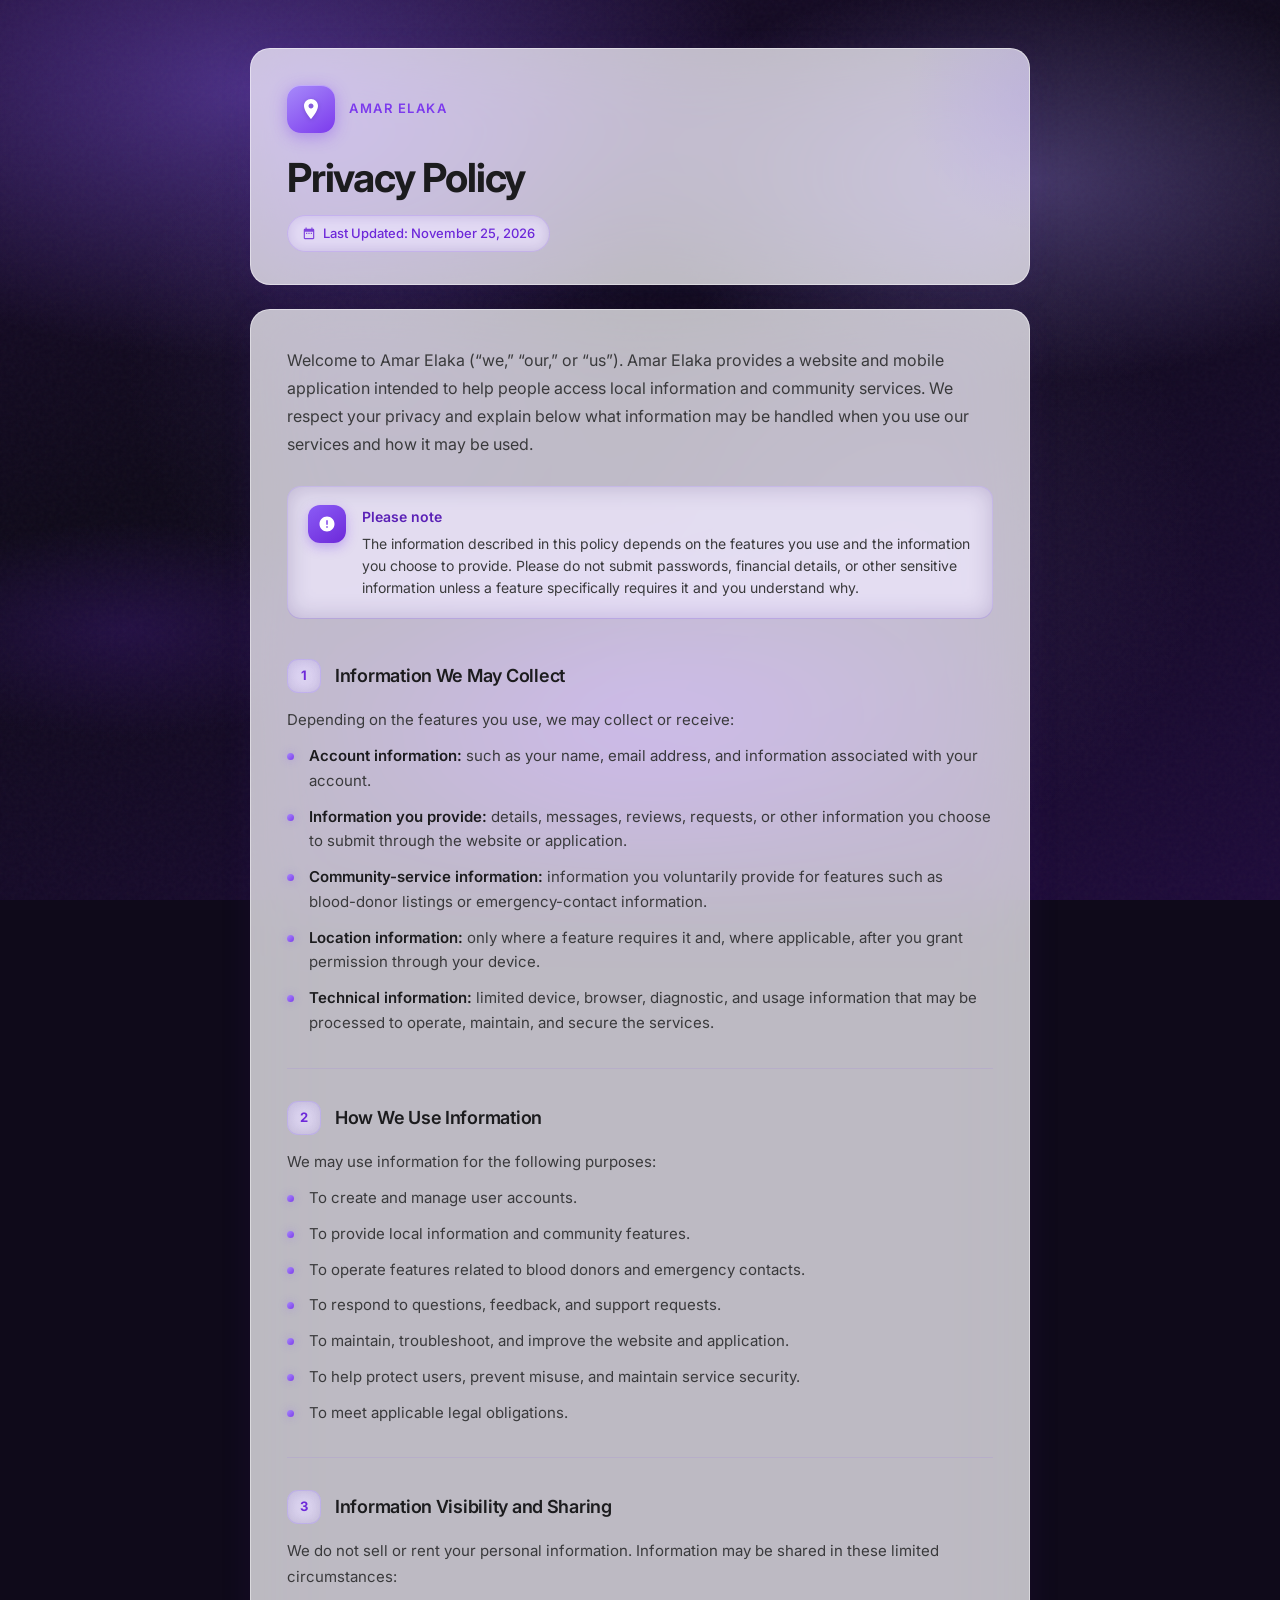
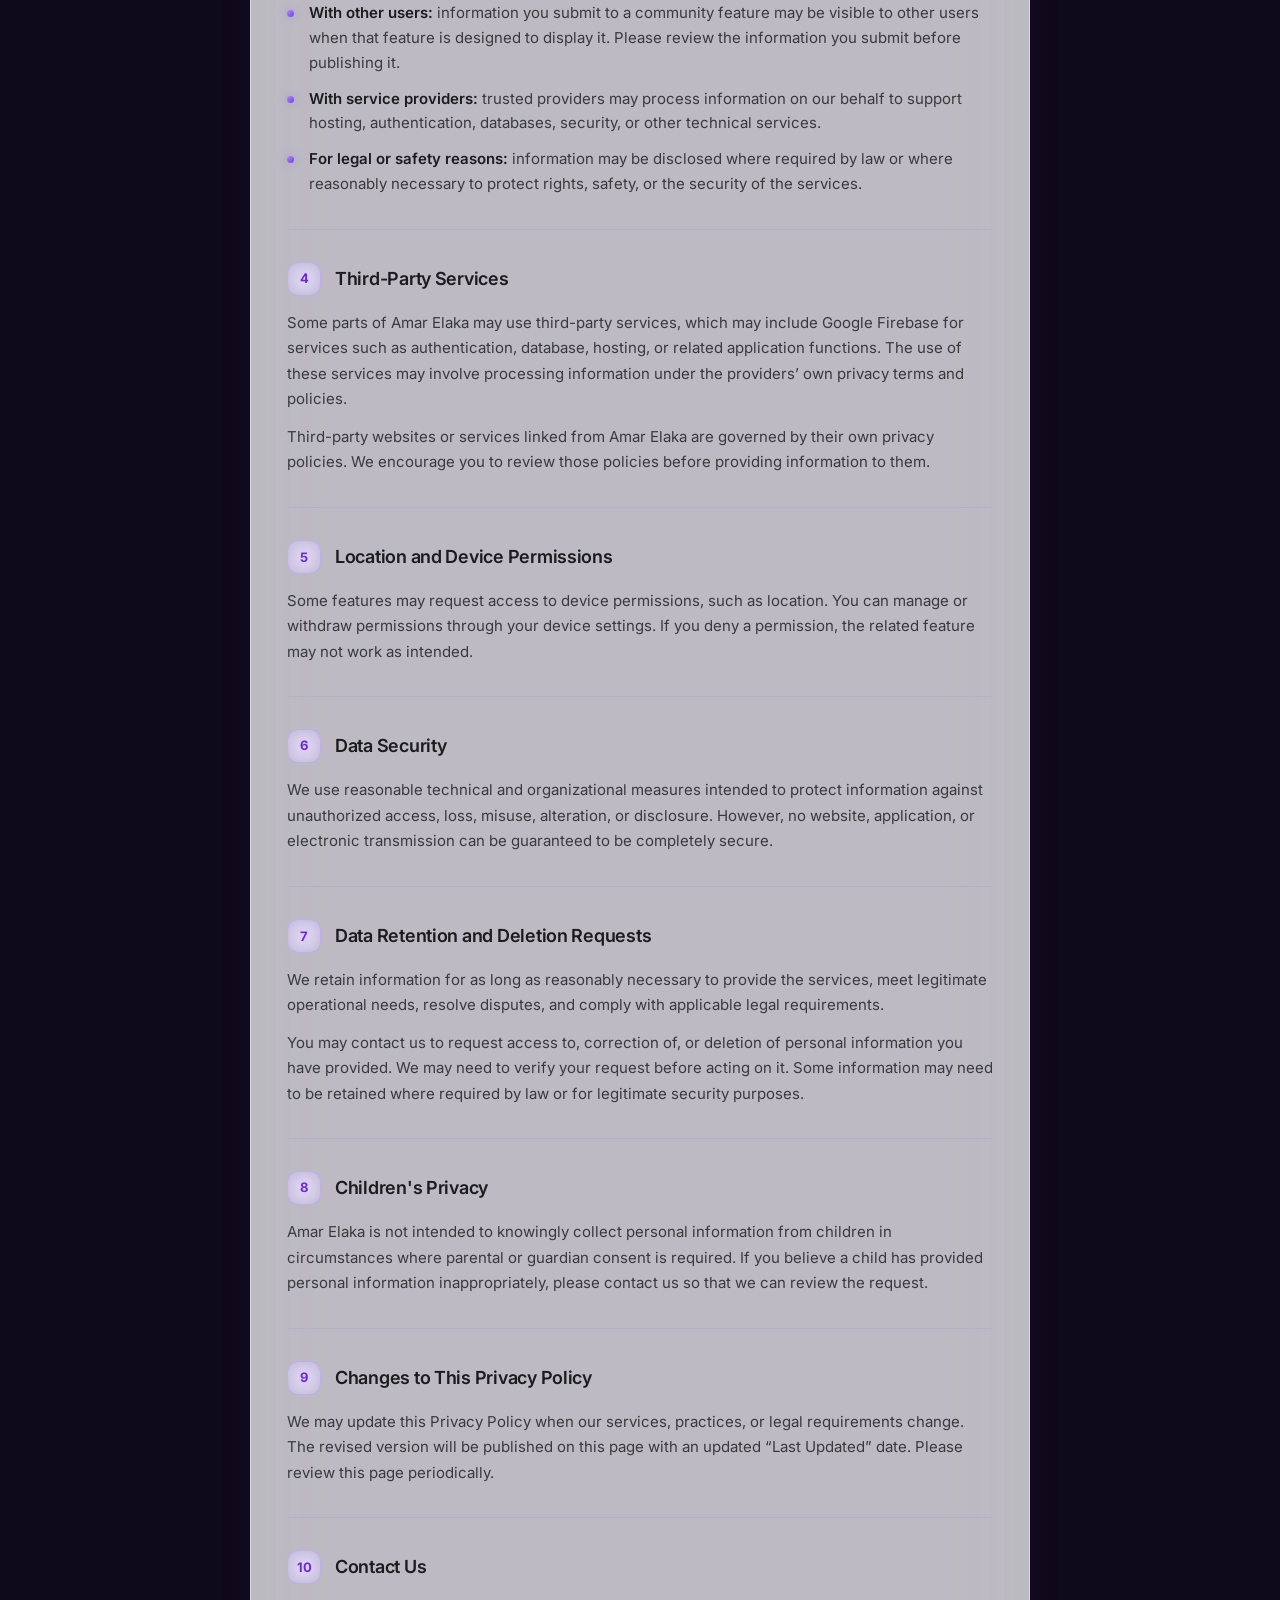
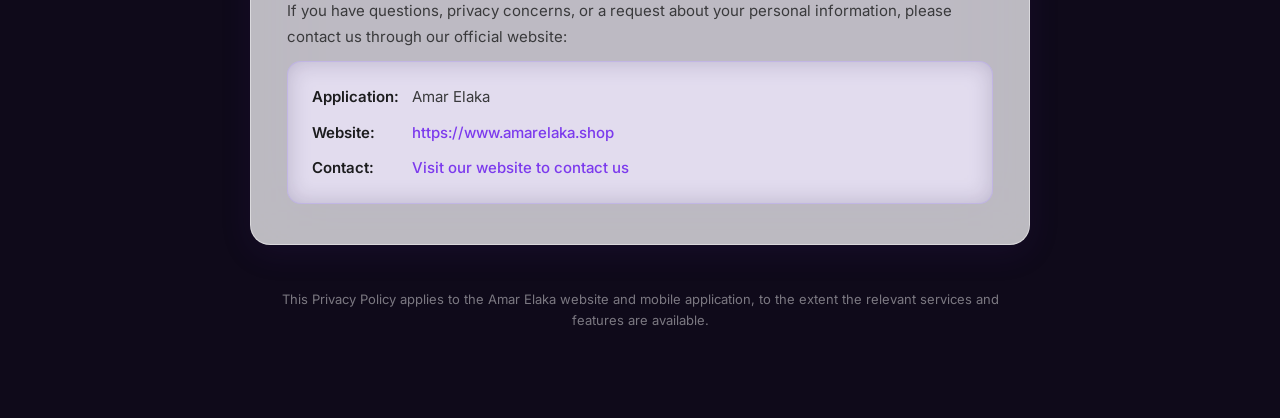
<file: privacy-policy.html>
<!DOCTYPE html>
<html lang="en">
<head>
  <meta charset="UTF-8">
  <meta name="viewport" content="width=device-width, initial-scale=1.0">
  <meta name="description" content="Privacy Policy for the Amar Elaka website and mobile application.">
  <meta name="robots" content="index, follow">
  <title>Privacy Policy | Amar Elaka</title>
  <link rel="preconnect" href="https://fonts.googleapis.com">
  <link rel="preconnect" href="https://fonts.gstatic.com" crossorigin>
  <link href="https://fonts.googleapis.com/css2?family=Inter:wght@400;500;600;700&display=swap" rel="stylesheet">
  <style>
    :root {
      --violet-50: #f5f3ff;
      --violet-100: #ede9fe;
      --violet-200: #ddd6fe;
      --violet-300: #c4b5fd;
      --violet-400: #a78bfa;
      --violet-500: #8b5cf6;
      --violet-600: #7c3aed;
      --violet-700: #6d28d9;
      --violet-800: #5b21b6;
      --violet-900: #4c1d95;

      --text-primary: #1c1c1e;
      --text-secondary: #3a3a3c;
      --text-muted: #6e6e73;

      --glass-bg: rgba(255, 255, 255, 0.55);
      --glass-bg-strong: rgba(255, 255, 255, 0.72);
      --glass-border: rgba(255, 255, 255, 0.45);
      --glass-shadow: 0 8px 32px rgba(76, 29, 149, 0.12);
      --glass-shadow-lg: 0 20px 60px rgba(76, 29, 149, 0.18);

      --radius: 20px;
      --radius-sm: 14px;
    }

    * {
      box-sizing: border-box;
      margin: 0;
      padding: 0;
    }

    html {
      scroll-behavior: smooth;
    }

    body {
      font-family: 'Inter', -apple-system, BlinkMacSystemFont, 'SF Pro Display', 'Segoe UI', Roboto, sans-serif;
      color: var(--text-primary);
      line-height: 1.65;
      -webkit-font-smoothing: antialiased;
      -moz-osx-font-smoothing: grayscale;
      min-height: 100vh;
      overflow-x: hidden;
      background: #0f0a1a;
    }

    /* Animated gradient background */
    .bg {
      position: fixed;
      inset: 0;
      z-index: 0;
      background:
        radial-gradient(ellipse 80% 60% at 20% 10%, rgba(139, 92, 246, 0.45) 0%, transparent 50%),
        radial-gradient(ellipse 70% 50% at 80% 20%, rgba(167, 139, 250, 0.35) 0%, transparent 45%),
        radial-gradient(ellipse 60% 40% at 50% 80%, rgba(109, 40, 217, 0.4) 0%, transparent 50%),
        radial-gradient(ellipse 50% 30% at 10% 70%, rgba(76, 29, 149, 0.3) 0%, transparent 40%),
        linear-gradient(160deg, #1a0b2e 0%, #0f0a1a 40%, #1e0b3a 100%);
    }

    .bg::before {
      content: '';
      position: absolute;
      inset: 0;
      background:
        radial-gradient(circle at 70% 60%, rgba(196, 181, 253, 0.08) 0%, transparent 30%),
        radial-gradient(circle at 30% 40%, rgba(139, 92, 246, 0.1) 0%, transparent 25%);
      animation: floatGlow 18s ease-in-out infinite alternate;
    }

    @keyframes floatGlow {
      0% { opacity: 0.7; transform: scale(1) translate(0, 0); }
      100% { opacity: 1; transform: scale(1.05) translate(-2%, 2%); }
    }

    .noise {
      position: fixed;
      inset: 0;
      z-index: 1;
      opacity: 0.035;
      pointer-events: none;
      background-image: url("data:image/svg+xml,%3Csvg viewBox='0 0 256 256' xmlns='http://www.w3.org/2000/svg'%3E%3Cfilter id='n'%3E%3CfeTurbulence type='fractalNoise' baseFrequency='0.85' numOctaves='4' stitchTiles='stitch'/%3E%3C/filter%3E%3Crect width='100%25' height='100%25' filter='url(%23n)'/%3E%3C/svg%3E");
    }

    .page {
      position: relative;
      z-index: 2;
      min-height: 100vh;
      padding: 48px 20px 72px;
    }

    .container {
      width: 100%;
      max-width: 780px;
      margin: 0 auto;
    }

    /* Glass card */
    .glass {
      background: var(--glass-bg);
      backdrop-filter: blur(28px) saturate(180%);
      -webkit-backdrop-filter: blur(28px) saturate(180%);
      border: 1px solid var(--glass-border);
      border-radius: var(--radius);
      box-shadow: var(--glass-shadow);
    }

    .glass-strong {
      background: var(--glass-bg-strong);
      backdrop-filter: blur(40px) saturate(200%);
      -webkit-backdrop-filter: blur(40px) saturate(200%);
    }

    /* Header */
    .header {
      padding: 36px 36px 32px;
      margin-bottom: 24px;
      position: relative;
      overflow: hidden;
    }

    .header::after {
      content: '';
      position: absolute;
      top: -40%;
      right: -20%;
      width: 280px;
      height: 280px;
      background: radial-gradient(circle, rgba(167, 139, 250, 0.25) 0%, transparent 70%);
      pointer-events: none;
    }

    .brand-row {
      display: flex;
      align-items: center;
      gap: 14px;
      margin-bottom: 22px;
    }

    .brand-icon {
      width: 48px;
      height: 48px;
      border-radius: 14px;
      background: linear-gradient(145deg, var(--violet-400), var(--violet-600));
      display: flex;
      align-items: center;
      justify-content: center;
      box-shadow:
        0 4px 16px rgba(124, 58, 237, 0.4),
        inset 0 1px 0 rgba(255, 255, 255, 0.35);
    }

    .brand-icon svg {
      width: 24px;
      height: 24px;
      fill: white;
      filter: drop-shadow(0 1px 2px rgba(0,0,0,0.15));
    }

    .brand-text {
      font-size: 13px;
      font-weight: 600;
      letter-spacing: 0.12em;
      text-transform: uppercase;
      color: var(--violet-600);
    }

    h1 {
      font-size: clamp(30px, 5.5vw, 40px);
      font-weight: 700;
      letter-spacing: -0.03em;
      line-height: 1.15;
      color: var(--text-primary);
      margin-bottom: 14px;
    }

    .badge {
      display: inline-flex;
      align-items: center;
      gap: 7px;
      padding: 7px 14px;
      border-radius: 100px;
      background: rgba(139, 92, 246, 0.12);
      border: 1px solid rgba(139, 92, 246, 0.2);
      color: var(--violet-700);
      font-size: 13px;
      font-weight: 500;
      backdrop-filter: blur(8px);
    }

    .badge svg {
      width: 14px;
      height: 14px;
      opacity: 0.85;
    }

    /* Content card */
    .content {
      padding: 36px 36px 40px;
    }

    .intro {
      font-size: 16px;
      color: var(--text-secondary);
      line-height: 1.75;
      margin-bottom: 28px;
    }

    /* Note */
    .note {
      display: flex;
      gap: 16px;
      padding: 18px 20px;
      margin-bottom: 40px;
      border-radius: var(--radius-sm);
      background: rgba(139, 92, 246, 0.1);
      border: 1px solid rgba(167, 139, 250, 0.25);
      backdrop-filter: blur(12px);
    }

    .note-icon {
      flex-shrink: 0;
      width: 38px;
      height: 38px;
      border-radius: 12px;
      background: linear-gradient(145deg, var(--violet-500), var(--violet-700));
      display: flex;
      align-items: center;
      justify-content: center;
      box-shadow: 0 4px 12px rgba(124, 58, 237, 0.35);
    }

    .note-icon svg {
      width: 18px;
      height: 18px;
      fill: white;
    }

    .note-content strong {
      display: block;
      font-size: 14px;
      font-weight: 600;
      color: var(--violet-800);
      margin-bottom: 4px;
    }

    .note-content p {
      font-size: 14px;
      color: var(--text-secondary);
      line-height: 1.6;
      margin: 0;
    }

    /* Sections */
    .section {
      margin-bottom: 32px;
      padding-bottom: 32px;
      border-bottom: 1px solid rgba(139, 92, 246, 0.12);
    }

    .section:last-of-type {
      margin-bottom: 0;
      padding-bottom: 0;
      border-bottom: none;
    }

    .section-header {
      display: flex;
      align-items: flex-start;
      gap: 14px;
      margin-bottom: 14px;
    }

    .section-number {
      flex-shrink: 0;
      width: 34px;
      height: 34px;
      border-radius: 11px;
      background: linear-gradient(145deg, rgba(167, 139, 250, 0.25), rgba(139, 92, 246, 0.15));
      border: 1px solid rgba(167, 139, 250, 0.3);
      color: var(--violet-700);
      font-size: 13px;
      font-weight: 700;
      display: flex;
      align-items: center;
      justify-content: center;
      backdrop-filter: blur(8px);
    }

    h2 {
      font-size: 18px;
      font-weight: 600;
      color: var(--text-primary);
      line-height: 1.35;
      padding-top: 5px;
      letter-spacing: -0.015em;
    }

    .section p {
      font-size: 15px;
      color: var(--text-secondary);
      margin-bottom: 12px;
      line-height: 1.7;
    }

    .section p:last-child {
      margin-bottom: 0;
    }

    ul {
      list-style: none;
      padding: 0;
      margin: 0;
    }

    li {
      position: relative;
      padding-left: 22px;
      margin-bottom: 11px;
      font-size: 15px;
      color: var(--text-secondary);
      line-height: 1.65;
    }

    li:last-child {
      margin-bottom: 0;
    }

    li::before {
      content: '';
      position: absolute;
      left: 0;
      top: 9px;
      width: 7px;
      height: 7px;
      border-radius: 50%;
      background: linear-gradient(135deg, var(--violet-400), var(--violet-600));
      box-shadow: 0 0 8px rgba(139, 92, 246, 0.4);
    }

    li strong {
      color: var(--text-primary);
      font-weight: 600;
    }

    a {
      color: var(--violet-600);
      text-decoration: none;
      font-weight: 500;
      border-bottom: 1px solid transparent;
      transition: all 0.2s ease;
    }

    a:hover {
      color: var(--violet-800);
      border-bottom-color: var(--violet-400);
    }

    /* Contact box */
    .contact-box {
      margin-top: 12px;
      padding: 22px 24px;
      border-radius: var(--radius-sm);
      background: rgba(139, 92, 246, 0.1);
      border: 1px solid rgba(167, 139, 250, 0.28);
      backdrop-filter: blur(12px);
    }

    .contact-box p {
      margin-bottom: 10px;
      font-size: 15px;
    }

    .contact-box p:last-child {
      margin-bottom: 0;
    }

    .contact-label {
      font-weight: 600;
      color: var(--text-primary);
      min-width: 96px;
      display: inline-block;
    }

    /* Footer */
    .footer {
      margin-top: 28px;
      text-align: center;
      padding: 16px;
    }

    .footer p {
      font-size: 13px;
      color: rgba(255, 255, 255, 0.45);
      line-height: 1.6;
    }

    /* Responsive */
    @media (max-width: 640px) {
      .page {
        padding: 28px 14px 48px;
      }

      .header {
        padding: 28px 22px 24px;
        border-radius: 18px;
      }

      .content {
        padding: 28px 22px 32px;
        border-radius: 18px;
      }

      .note {
        flex-direction: column;
        gap: 12px;
        padding: 16px;
      }

      .section-header {
        gap: 12px;
      }

      h1 {
        font-size: 28px;
      }

      h2 {
        font-size: 17px;
      }

      .contact-box {
        padding: 18px;
      }

      .contact-label {
        display: block;
        margin-bottom: 2px;
      }

      .brand-icon {
        width: 42px;
        height: 42px;
        border-radius: 12px;
      }
    }

    @media (hover: hover) {
      .glass {
        transition: box-shadow 0.35s ease, border-color 0.35s ease;
      }
      .glass:hover {
        box-shadow: var(--glass-shadow-lg);
        border-color: rgba(255, 255, 255, 0.55);
      }
    }
  </style>
</head>
<body>
  <div class="bg"></div>
  <div class="noise"></div>

  <div class="page">
    <div class="container">

      <!-- Header -->
      <header class="header glass glass-strong">
        <div class="brand-row">
          <div class="brand-icon">
            <svg viewBox="0 0 24 24" xmlns="http://www.w3.org/2000/svg">
              <path d="M12 2C8.13 2 5 5.13 5 9c0 5.25 7 13 7 13s7-7.75 7-13c0-3.87-3.13-7-7-7zm0 9.5c-1.38 0-2.5-1.12-2.5-2.5s1.12-2.5 2.5-2.5 2.5 1.12 2.5 2.5-1.12 2.5-2.5 2.5z"/>
            </svg>
          </div>
          <span class="brand-text">Amar Elaka</span>
        </div>
        <h1>Privacy Policy</h1>
        <div class="badge">
          <svg viewBox="0 0 24 24" fill="currentColor">
            <path d="M19 3h-1V1h-2v2H8V1H6v2H5c-1.11 0-1.99.9-1.99 2L3 19c0 1.1.89 2 2 2h14c1.1 0 2-.9 2-2V5c0-1.1-.9-2-2-2zm0 16H5V8h14v11zM9 10H7v2h2v-2zm4 0h-2v2h2v-2zm4 0h-2v2h2v-2z"/>
          </svg>
          Last Updated: November 25, 2026
        </div>
      </header>

      <!-- Content -->
      <main class="content glass glass-strong">
        <p class="intro">
          Welcome to Amar Elaka (“we,” “our,” or “us”). Amar Elaka provides a website and mobile application intended to help people access local information and community services. We respect your privacy and explain below what information may be handled when you use our services and how it may be used.
        </p>

        <div class="note">
          <div class="note-icon">
            <svg viewBox="0 0 24 24" xmlns="http://www.w3.org/2000/svg">
              <path d="M12 2C6.48 2 2 6.48 2 12s4.48 10 10 10 10-4.48 10-10S17.52 2 12 2zm1 15h-2v-2h2v2zm0-4h-2V7h2v6z"/>
            </svg>
          </div>
          <div class="note-content">
            <strong>Please note</strong>
            <p>The information described in this policy depends on the features you use and the information you choose to provide. Please do not submit passwords, financial details, or other sensitive information unless a feature specifically requires it and you understand why.</p>
          </div>
        </div>

        <!-- Section 1 -->
        <section class="section">
          <div class="section-header">
            <div class="section-number">1</div>
            <h2>Information We May Collect</h2>
          </div>
          <p>Depending on the features you use, we may collect or receive:</p>
          <ul>
            <li><strong>Account information:</strong> such as your name, email address, and information associated with your account.</li>
            <li><strong>Information you provide:</strong> details, messages, reviews, requests, or other information you choose to submit through the website or application.</li>
            <li><strong>Community-service information:</strong> information you voluntarily provide for features such as blood-donor listings or emergency-contact information.</li>
            <li><strong>Location information:</strong> only where a feature requires it and, where applicable, after you grant permission through your device.</li>
            <li><strong>Technical information:</strong> limited device, browser, diagnostic, and usage information that may be processed to operate, maintain, and secure the services.</li>
          </ul>
        </section>

        <!-- Section 2 -->
        <section class="section">
          <div class="section-header">
            <div class="section-number">2</div>
            <h2>How We Use Information</h2>
          </div>
          <p>We may use information for the following purposes:</p>
          <ul>
            <li>To create and manage user accounts.</li>
            <li>To provide local information and community features.</li>
            <li>To operate features related to blood donors and emergency contacts.</li>
            <li>To respond to questions, feedback, and support requests.</li>
            <li>To maintain, troubleshoot, and improve the website and application.</li>
            <li>To help protect users, prevent misuse, and maintain service security.</li>
            <li>To meet applicable legal obligations.</li>
          </ul>
        </section>

        <!-- Section 3 -->
        <section class="section">
          <div class="section-header">
            <div class="section-number">3</div>
            <h2>Information Visibility and Sharing</h2>
          </div>
          <p>We do not sell or rent your personal information. Information may be shared in these limited circumstances:</p>
          <ul>
            <li><strong>With other users:</strong> information you submit to a community feature may be visible to other users when that feature is designed to display it. Please review the information you submit before publishing it.</li>
            <li><strong>With service providers:</strong> trusted providers may process information on our behalf to support hosting, authentication, databases, security, or other technical services.</li>
            <li><strong>For legal or safety reasons:</strong> information may be disclosed where required by law or where reasonably necessary to protect rights, safety, or the security of the services.</li>
          </ul>
        </section>

        <!-- Section 4 -->
        <section class="section">
          <div class="section-header">
            <div class="section-number">4</div>
            <h2>Third-Party Services</h2>
          </div>
          <p>Some parts of Amar Elaka may use third-party services, which may include Google Firebase for services such as authentication, database, hosting, or related application functions. The use of these services may involve processing information under the providers’ own privacy terms and policies.</p>
          <p>Third-party websites or services linked from Amar Elaka are governed by their own privacy policies. We encourage you to review those policies before providing information to them.</p>
        </section>

        <!-- Section 5 -->
        <section class="section">
          <div class="section-header">
            <div class="section-number">5</div>
            <h2>Location and Device Permissions</h2>
          </div>
          <p>Some features may request access to device permissions, such as location. You can manage or withdraw permissions through your device settings. If you deny a permission, the related feature may not work as intended.</p>
        </section>

        <!-- Section 6 -->
        <section class="section">
          <div class="section-header">
            <div class="section-number">6</div>
            <h2>Data Security</h2>
          </div>
          <p>We use reasonable technical and organizational measures intended to protect information against unauthorized access, loss, misuse, alteration, or disclosure. However, no website, application, or electronic transmission can be guaranteed to be completely secure.</p>
        </section>

        <!-- Section 7 -->
        <section class="section">
          <div class="section-header">
            <div class="section-number">7</div>
            <h2>Data Retention and Deletion Requests</h2>
          </div>
          <p>We retain information for as long as reasonably necessary to provide the services, meet legitimate operational needs, resolve disputes, and comply with applicable legal requirements.</p>
          <p>You may contact us to request access to, correction of, or deletion of personal information you have provided. We may need to verify your request before acting on it. Some information may need to be retained where required by law or for legitimate security purposes.</p>
        </section>

        <!-- Section 8 -->
        <section class="section">
          <div class="section-header">
            <div class="section-number">8</div>
            <h2>Children's Privacy</h2>
          </div>
          <p>Amar Elaka is not intended to knowingly collect personal information from children in circumstances where parental or guardian consent is required. If you believe a child has provided personal information inappropriately, please contact us so that we can review the request.</p>
        </section>

        <!-- Section 9 -->
        <section class="section">
          <div class="section-header">
            <div class="section-number">9</div>
            <h2>Changes to This Privacy Policy</h2>
          </div>
          <p>We may update this Privacy Policy when our services, practices, or legal requirements change. The revised version will be published on this page with an updated “Last Updated” date. Please review this page periodically.</p>
        </section>

        <!-- Section 10 -->
        <section class="section">
          <div class="section-header">
            <div class="section-number">10</div>
            <h2>Contact Us</h2>
          </div>
          <p>If you have questions, privacy concerns, or a request about your personal information, please contact us through our official website:</p>
          <div class="contact-box">
            <p><span class="contact-label">Application:</span> Amar Elaka</p>
            <p><span class="contact-label">Website:</span> <a href="https://www.amarelaka.shop/" target="_blank" rel="noopener">https://www.amarelaka.shop</a></p>
            <p><span class="contact-label">Contact:</span> <a href="https://www.amarelaka.shop/" target="_blank" rel="noopener">Visit our website to contact us</a></p>
          </div>
        </section>
      </main>

      <!-- Footer -->
      <footer class="footer">
        <p>This Privacy Policy applies to the Amar Elaka website and mobile application, to the extent the relevant services and features are available.</p>
      </footer>

    </div>
  </div>
</body>
</html>
</file>
